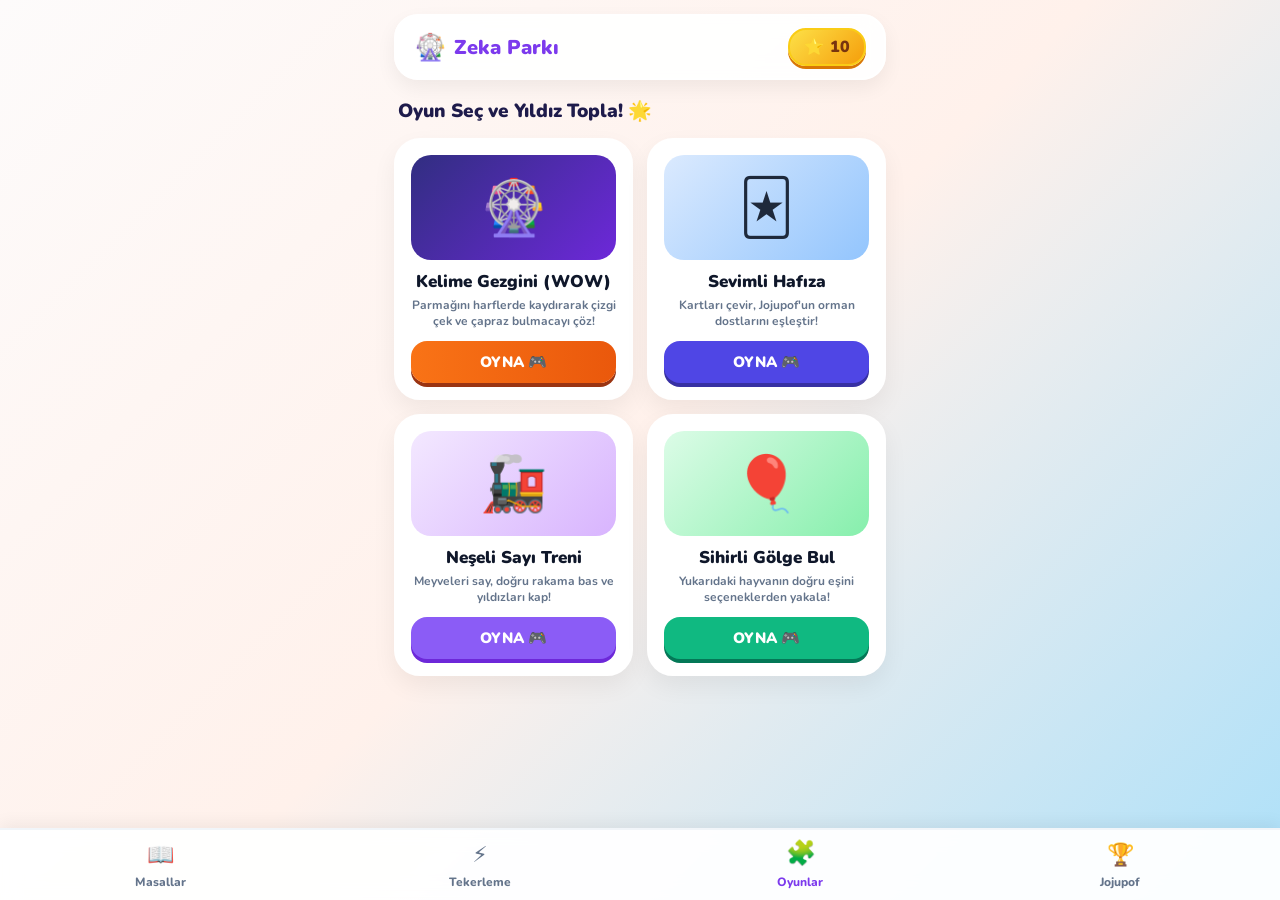
<file: oyunlar.html>
<!DOCTYPE html>
<html lang="tr">
<head>
  <meta charset="UTF-8">
  <meta name="viewport" content="width=device-width, initial-scale=1.0, maximum-scale=1.0, user-scalable=no">
  <title>Zeka Parkı | Masal &amp; Zeka</title>
  <link rel="manifest" href="manifest.json">
  <link rel="stylesheet" href="style.css">
  <style>
    * { box-sizing: border-box; -webkit-tap-highlight-color: transparent; }
    body {
      font-family: 'Nunito', 'Segoe UI', system-ui, sans-serif;
      background: linear-gradient(135deg, #fdfbfb 0%, #fff1eb 50%, #ace0f9 100%);
      background-attachment: fixed;
      margin: 0;
      padding: 0 0 95px 0;
      color: #1e293b;
    }
    .container { max-width: 520px; margin: 0 auto; padding: 14px; }

    /* Üst Bar */
    .app-top-bar {
      display: flex;
      justify-content: space-between;
      align-items: center;
      background: rgba(255, 255, 255, 0.92);
      backdrop-filter: blur(10px);
      padding: 12px 18px;
      border-radius: 24px;
      box-shadow: 0 8px 20px rgba(0,0,0,0.06);
      margin-bottom: 18px;
      border: 2px solid #ffffff;
    }
    .app-brand {
      display: flex;
      align-items: center;
      gap: 8px;
      text-decoration: none;
      font-size: 20px;
      font-weight: 900;
      color: #7c3aed;
    }
    .star-counter-badge {
      background: linear-gradient(135deg, #fde047, #f59e0b);
      color: #78350f;
      font-weight: 900;
      padding: 6px 14px;
      border-radius: 18px;
      display: flex;
      align-items: center;
      gap: 6px;
      font-size: 16px;
      box-shadow: 0 3px 0 #d97706;
    }

    /* Oyun Seçim Kartları */
    .game-grid {
      display: grid;
      grid-template-columns: repeat(2, 1fr);
      gap: 14px;
    }
    @media(max-width: 390px) { .game-grid { grid-template-columns: 1fr; } }
    .game-card {
      background: #ffffff;
      border-radius: 26px;
      padding: 14px;
      text-align: center;
      box-shadow: 0 10px 24px rgba(0,0,0,0.06);
      border: 3px solid #ffffff;
      display: flex;
      flex-direction: column;
      justify-content: space-between;
      transition: transform 0.2s;
    }
    .game-card:active { transform: scale(0.97); }
    .game-banner {
      height: 105px;
      border-radius: 20px;
      display: flex;
      align-items: center;
      justify-content: center;
      font-size: 54px;
      margin-bottom: 10px;
    }
    .game-title { font-size: 17px; font-weight: 900; color: #0f172a; margin-bottom: 4px; }
    .game-desc { font-size: 12px; color: #64748b; font-weight: 700; margin-bottom: 12px; }
    .play-btn {
      width: 100%;
      padding: 11px;
      border-radius: 16px;
      border: none;
      color: #fff;
      font-weight: 900;
      font-size: 15px;
      cursor: pointer;
      font-family: inherit;
    }

    .back-btn {
      background: #ffffff;
      color: #334155;
      border: none;
      padding: 10px 16px;
      border-radius: 16px;
      font-weight: 900;
      font-family: inherit;
      cursor: pointer;
      margin-bottom: 12px;
      display: inline-flex;
      align-items: center;
      gap: 6px;
      box-shadow: 0 4px 10px rgba(0,0,0,0.06);
    }

    /* ==========================================
       GERÇEK WOW (WORDS OF WONDERS) TASARIMI
       ========================================== */
    .wow-arena {
      background: linear-gradient(180deg, #1e1b4b 0%, #312e81 55%, #4c1d95 100%);
      border-radius: 30px;
      padding: 16px 12px 22px 12px;
      color: #ffffff;
      text-align: center;
      box-shadow: 0 14px 32px rgba(49, 46, 129, 0.35);
      border: 4px solid #818cf8;
      position: relative;
      overflow: hidden;
    }
    .wow-top-bar {
      display: flex;
      justify-content: space-between;
      align-items: center;
      margin-bottom: 12px;
      padding: 0 6px;
    }
    .wow-level-badge {
      background: linear-gradient(90deg, #f59e0b, #ea580c);
      padding: 5px 14px;
      border-radius: 16px;
      font-weight: 900;
      font-size: 14px;
      box-shadow: 0 3px 0 #9a3412;
    }
    .wow-hint-btn {
      background: #10b981;
      color: #fff;
      border: none;
      padding: 6px 12px;
      border-radius: 14px;
      font-weight: 900;
      font-size: 13px;
      cursor: pointer;
      box-shadow: 0 3px 0 #047857;
    }

    /* Çapraz Bulmaca Izgarası */
    .crossword-board {
      display: inline-grid;
      gap: 5px;
      padding: 12px;
      background: rgba(255, 255, 255, 0.1);
      border-radius: 22px;
      margin-bottom: 14px;
    }
    .cw-cell {
      width: 38px;
      height: 38px;
      border-radius: 10px;
      display: flex;
      align-items: center;
      justify-content: center;
      font-size: 20px;
      font-weight: 900;
      transition: all 0.3s cubic-bezier(0.34, 1.56, 0.64, 1);
    }
    .cw-cell.empty {
      background: transparent;
    }
    .cw-cell.slot {
      background: rgba(255, 255, 255, 0.9);
      border: 2px solid #cbd5e1;
      color: transparent;
      box-shadow: 0 3px 0 rgba(0,0,0,0.2);
    }
    .cw-cell.slot.revealed {
      background: #fef08a;
      border-color: #eab308;
      color: #713f12;
      transform: scale(1.06);
    }

    /* Anlık Seçilen Kelime Balonu */
    .wow-preview-pill {
      min-height: 38px;
      display: inline-flex;
      align-items: center;
      justify-content: center;
      background: #f97316;
      color: #ffffff;
      padding: 4px 18px;
      border-radius: 20px;
      font-size: 20px;
      font-weight: 900;
      letter-spacing: 3px;
      margin-bottom: 12px;
      opacity: 0;
      transition: opacity 0.15s;
      box-shadow: 0 4px 10px rgba(0,0,0,0.25);
    }
    .wow-preview-pill.active { opacity: 1; }

    /* Yuvarlak Çark ve Çizgi Alanı */
    .wheel-wrapper {
      position: relative;
      width: 230px;
      height: 230px;
      margin: 0 auto;
      border-radius: 50%;
      background: rgba(255, 255, 255, 0.14);
      border: 3px solid rgba(255, 255, 255, 0.28);
      touch-action: none; /* Kaydırmayı engelle, parmak çizimini yakala */
      user-select: none;
    }
    .wheel-svg-lines {
      position: absolute;
      top: 0;
      left: 0;
      width: 230px;
      height: 230px;
      pointer-events: none;
      z-index: 2;
    }
    .wheel-letter-node {
      position: absolute;
      width: 54px;
      height: 54px;
      margin-left: -27px;
      margin-top: -27px;
      border-radius: 50%;
      background: #ffffff;
      color: #312e81;
      font-size: 24px;
      font-weight: 900;
      display: flex;
      align-items: center;
      justify-content: center;
      box-shadow: 0 5px 0 #94a3b8;
      z-index: 3;
      transition: transform 0.15s, background 0.15s;
      cursor: pointer;
    }
    .wheel-letter-node.selected {
      background: #f97316;
      color: #ffffff;
      box-shadow: 0 4px 0 #c2410c;
      transform: scale(1.15);
    }
    .wheel-shuffle-btn {
      position: absolute;
      top: 50%;
      left: 50%;
      transform: translate(-50%, -50%);
      width: 44px;
      height: 44px;
      border-radius: 50%;
      border: none;
      background: rgba(255,255,255,0.2);
      color: #fff;
      font-size: 20px;
      cursor: pointer;
      z-index: 4;
    }

    /* Diğer Oyun Kutusu */
    .classic-game-box {
      background: #ffffff;
      border-radius: 28px;
      padding: 20px 16px;
      text-align: center;
      box-shadow: 0 10px 24px rgba(0,0,0,0.06);
    }
    .memory-grid {
      display: grid;
      grid-template-columns: repeat(4, 1fr);
      gap: 10px;
      max-width: 320px;
      margin: 14px auto;
    }
    .memory-card {
      aspect-ratio: 1;
      background: linear-gradient(135deg, #6366f1, #4f46e5);
      border-radius: 16px;
      display: flex;
      align-items: center;
      justify-content: center;
      font-size: 30px;
      cursor: pointer;
      box-shadow: 0 4px 0 #3730a3;
      color: #fff;
    }
    .memory-card.flipped {
      background: #ffffff;
      border: 3px solid #818cf8;
    }

    .math-stage {
      font-size: 40px;
      background: #f8fafc;
      border: 3px solid #e2e8f0;
      border-radius: 20px;
      padding: 20px;
      margin: 14px 0;
      min-height: 85px;
      display: flex;
      flex-wrap: wrap;
      gap: 10px;
      justify-content: center;
    }
    .math-options { display: flex; gap: 12px; justify-content: center; }
    .math-btn {
      width: 68px;
      height: 68px;
      border-radius: 20px;
      border: none;
      background: #8b5cf6;
      color: #fff;
      font-size: 28px;
      font-weight: 900;
      box-shadow: 0 5px 0 #6d28d9;
      cursor: pointer;
    }

    /* Alt Menü */
    .bottom-nav {
      position: fixed;
      bottom: 0; left: 0; right: 0;
      background: rgba(255,255,255,0.95);
      backdrop-filter: blur(10px);
      display: flex;
      justify-content: space-around;
      padding: 10px 0;
      box-shadow: 0 -4px 16px rgba(0,0,0,0.06);
      border-top: 2px solid #f1f5f9;
      z-index: 100;
    }
    .nav-item {
      text-decoration: none;
      color: #64748b;
      font-size: 12px;
      font-weight: 800;
      display: flex;
      flex-direction: column;
      align-items: center;
      gap: 2px;
    }
    .nav-item.active { color: #7c3aed; }
    .nav-icon { font-size: 22px; }
  </style>
</head>
<body>

  <div class="container">
    <header class="app-top-bar">
      <a href="index.html" class="app-brand">
        <span style="font-size:26px;">🎡</span>
        <span>Zeka Parkı</span>
      </a>
      <div class="star-counter-badge">
        <span>⭐</span>
        <span id="user-stars-count">0</span>
      </div>
    </header>

    <!-- ANA OYUN SEÇİM EKRANI -->
    <div id="oyunlar-ana-ekran">
      <h3 style="margin: 0 0 14px 4px; font-weight: 900; color: #1e1b4b; font-size: 19px;">Oyun Seç ve Yıldız Topla! 🌟</h3>
      
      <div class="game-grid">
        <!-- 1. Gerçek WOW Oyunu -->
        <div class="game-card">
          <div>
            <div class="game-banner" style="background: linear-gradient(135deg, #312e81, #6d28d9); color:#fff;">🎡</div>
            <div class="game-title">Kelime Gezgini (WOW)</div>
            <div class="game-desc">Parmağını harflerde kaydırarak çizgi çek ve çapraz bulmacayı çöz!</div>
          </div>
          <button class="play-btn" style="background:linear-gradient(90deg,#f97316,#ea580c);box-shadow:0 4px 0 #9a3412;" onclick="oyunAc('wow')">OYNA 🎮</button>
        </div>

        <!-- 2. Gölge / Eşini Bul Hafıza -->
        <div class="game-card">
          <div>
            <div class="game-banner" style="background: linear-gradient(135deg, #dbeafe, #93c5fd);">🃏</div>
            <div class="game-title">Sevimli Hafıza</div>
            <div class="game-desc">Kartları çevir, Jojupof'un orman dostlarını eşleştir!</div>
          </div>
          <button class="play-btn" style="background:#4f46e5;box-shadow:0 4px 0 #3730a3;" onclick="oyunAc('hafiza')">OYNA 🎮</button>
        </div>

        <!-- 3. Sayı Treni -->
        <div class="game-card">
          <div>
            <div class="game-banner" style="background: linear-gradient(135deg, #f3e8ff, #d8b4fe);">🚂</div>
            <div class="game-title">Neşeli Sayı Treni</div>
            <div class="game-desc">Meyveleri say, doğru rakama bas ve yıldızları kap!</div>
          </div>
          <button class="play-btn" style="background:#8b5cf6;box-shadow:0 4px 0 #6d28d9;" onclick="oyunAc('matematik')">OYNA 🎮</button>
        </div>

        <!-- 4. Hızlı Balon Patlatma / Harf Avı -->
        <div class="game-card">
          <div>
            <div class="game-banner" style="background: linear-gradient(135deg, #dcfce7, #86efac);">🎈</div>
            <div class="game-title">Sihirli Gölge Bul</div>
            <div class="game-desc">Yukarıdaki hayvanın doğru eşini seçeneklerden yakala!</div>
          </div>
          <button class="play-btn" style="background:#10b981;box-shadow:0 4px 0 #047857;" onclick="oyunAc('golge')">OYNA 🎮</button>
        </div>
      </div>
    </div>

    <!-- ==========================================
         OYUN 1: GERÇEK WOW (ÇARK + ÇİZGİ + ÇAPRAZ BULMACA)
         ========================================== -->
    <section id="room-wow" style="display:none;">
      <button class="back-btn" onclick="oyunaDon()">⬅️ Oyunlara Dön</button>
      
      <div class="wow-arena">
        <div class="wow-top-bar">
          <div class="wow-level-badge" id="wow-level-title">Seviye 1</div>
          <button class="wow-hint-btn" onclick="wowIpucuVer()">💡 İpucu (1 ⭐)</button>
        </div>

        <!-- Çapraz Bulmaca Tablosu -->
        <div class="crossword-board" id="cw-board"></div>

        <!-- Parmağı Sürüklerken Yazılan Kelime -->
        <div>
          <div class="wow-preview-pill" id="wow-preview">...</div>
        </div>

        <!-- Yuvarlak Harf Çarkı (Parmağını Sürükle) -->
        <div class="wheel-wrapper" id="wheel-area">
          <svg class="wheel-svg-lines" id="wheel-svg">
            <polyline id="drag-line" points="" fill="none" stroke="#f97316" stroke-width="10" stroke-linecap="round" stroke-linejoin="round" />
          </svg>
          <button class="wheel-shuffle-btn" onclick="carkiKaristir()" title="Karıştır">🔀</button>
          <div id="wheel-nodes-container"></div>
        </div>
        <div style="font-size:12px; color:#cbd5e1; margin-top:10px; font-weight:700;">
          Parmağını harflerin üzerinde basılı tutup kaydırarak kelimeyi çiz! ✨
        </div>
      </div>
    </section>

    <!-- OYUN 2: HAFIZA KARTLARI -->
    <section id="room-hafiza" style="display:none;">
      <button class="back-btn" onclick="oyunaDon()">⬅️ Oyunlara Dön</button>
      <div class="classic-game-box">
        <h3 style="margin:0 0 6px 0;">Sevimli Hafıza 🃏</h3>
        <p style="margin:0; font-size:13px; color:#64748b; font-weight:700;">Aynı olan iki hayvanı bul ve +3 ⭐ kazan!</p>
        <div class="memory-grid" id="memory-grid"></div>
        <button class="back-btn" onclick="hafizaBaslat()">🔄 Yeniden Dağıt</button>
      </div>
    </section>

    <!-- OYUN 3: SAYI TRENİ -->
    <section id="room-matematik" style="display:none;">
      <button class="back-btn" onclick="oyunaDon()">⬅️ Oyunlara Dön</button>
      <div class="classic-game-box">
        <div class="wow-level-badge" style="display:inline-block; color:#fff; margin-bottom:8px;" id="math-score-pill">Soru 1 / 5</div>
        <p style="margin:0; font-size:14px; font-weight:800; color:#475569;">Kutuda kaç tane meyve var? Say ve dokun!</p>
        <div class="math-stage" id="math-stage"></div>
        <div class="math-options" id="math-options"></div>
      </div>
    </section>

    <!-- OYUN 4: SİHİRLİ EŞİNİ BUL -->
    <section id="room-golge" style="display:none;">
      <button class="back-btn" onclick="oyunaDon()">⬅️ Oyunlara Dön</button>
      <div class="classic-game-box">
        <h3 style="margin:0 0 8px 0;">Hızlı Dikkat Avcısı 🎈</h3>
        <p style="margin:0 0 12px 0; font-size:14px; font-weight:700; color:#475569;">Yukarıdaki sevimli dostumuzun aynısını aşağıdan bul!</p>
        <div id="golge-hedef" style="font-size:74px; margin:16px 0; filter: brightness(0.15) contrast(200%);">🐼</div>
        <div class="math-options" id="golge-siklar"></div>
      </div>
    </section>

  </div>

  <!-- Alt Menü -->
  <nav class="bottom-nav">
    <a href="index.html" class="nav-item">
      <span class="nav-icon">📖</span>
      <span>Masallar</span>
    </a>
    <a href="tekerlemeler.html" class="nav-item">
      <span class="nav-icon">⚡</span>
      <span>Tekerleme</span>
    </a>
    <a href="oyunlar.html" class="nav-item active">
      <span class="nav-icon">🧩</span>
      <span>Oyunlar</span>
    </a>
    <a href="rozetler.html" class="nav-item">
      <span class="nav-icon">🏆</span>
      <span>Jojupof</span>
    </a>
  </nav>

  <script src="app.js"></script>
  <script>
    /* EKRAN GEÇİŞLERİ */
    function oyunAc(tur) {
      document.getElementById('oyunlar-ana-ekran').style.display = 'none';
      ['wow', 'hafiza', 'matematik', 'golge'].forEach(id => {
        document.getElementById('room-' + id).style.display = (tur === id) ? 'block' : 'none';
      });
      window.scrollTo(0, 0);

      if (tur === 'wow') wowSeviyeYukle(aktifWowIndex);
      if (tur === 'hafiza') hafizaBaslat();
      if (tur === 'matematik') matematikBaslat();
      if (tur === 'golge') golgeYeniSoru();
    }

    function oyunaDon() {
      ['wow', 'hafiza', 'matematik', 'golge'].forEach(id => {
        document.getElementById('room-' + id).style.display = 'none';
      });
      document.getElementById('oyunlar-ana-ekran').style.display = 'block';
      window.scrollTo(0, 0);
    }

    /* =======================================================
       GERÇEK WOW (WORDS OF WONDERS) ÇAPRAZ BULMACA VE ÇARK
       ======================================================= */
    const wowBolumler = [
      {
        seviye: 1,
        cols: 4, rows: 3,
        harfler: ["K", "E", "D", "İ"],
        // Kelimeler ve koordinatları (x: sütun, y: satır, dir: H=Yatay, V=Dikey)
        kelimeler: [
          { word: "KEDİ", x: 0, y: 0, dir: "H" },
          { word: "DİK",  x: 2, y: 0, dir: "V" },
          { word: "EKİ",  x: 1, y: 2, dir: "H" }
        ]
      },
      {
        seviye: 2,
        cols: 5, rows: 4,
        harfler: ["M", "A", "S", "A", "L"],
        kelimeler: [
          { word: "MASAL", x: 0, y: 0, dir: "H" },
          { word: "MASA",  x: 0, y: 0, dir: "V" },
          { word: "ASMA",  x: 1, y: 0, dir: "V" },
          { word: "SALA",  x: 2, y: 0, dir: "V" }
        ]
      },
      {
        seviye: 3,
        cols: 5, rows: 4,
        harfler: ["K", "İ", "T", "A", "P"],
        kelimeler: [
          { word: "KİTAP", x: 0, y: 1, dir: "H" },
          { word: "PATİK", x: 4, y: 0, dir: "V" }, // 4 satır sığdırma: KİTAP + KİP + KAT
          { word: "KAT",   x: 0, y: 1, dir: "V" },
          { word: "TAKİ",  x: 0, y: 3, dir: "H" }
        ]
      },
      {
        seviye: 4,
        cols: 5, rows: 4,
        harfler: ["P", "A", "N", "D", "A"],
        kelimeler: [
          { word: "PANDA", x: 0, y: 0, dir: "H" },
          { word: "DANA",  x: 3, y: 0, dir: "V" },
          { word: "ADA",   x: 1, y: 0, dir: "V" },
          { word: "ANA",   x: 1, y: 2, dir: "H" }
        ]
      },
      {
        seviye: 5,
        cols: 5, rows: 4,
        harfler: ["A", "S", "L", "A", "N"],
        kelimeler: [
          { word: "ASLAN", x: 0, y: 0, dir: "H" },
          { word: "SANA",  x: 1, y: 0, dir: "V" },
          { word: "ALAN",  x: 0, y: 3, dir: "H" },
          { word: "SAL",   x: 1, y: 0, dir: "H" }
        ]
      }
    ];

    // 3. Seviye düzeltmesi (4 satıra tam oturan KİTAP bulmacası)
    wowBolumler[2] = {
      seviye: 3,
      cols: 5, rows: 4,
      harfler: ["K", "İ", "T", "A", "P"],
      kelimeler: [
        { word: "KİTAP", x: 0, y: 0, dir: "H" },
        { word: "KATİ",  x: 0, y: 0, dir: "V" },
        { word: "PATİ",  x: 4, y: 0, dir: "V" },
        { word: "İKİ",   x: 0, y: 3, dir: "H" }
      ]
    };

    let aktifWowIndex = 0;
    let aktifHarfListesi = [];
    let cozulmusKelimeler = [];
    let carkDugumleri = []; // { el, harf, x, y, index }
    let secilenDugumler = [];
    let cizimAktifMi = false;
    let parmakKonumu = { x: 0, y: 0 };

    function wowSeviyeYukle(idx) {
      aktifWowIndex = idx % wowBolumler.length;
      const bolum = wowBolumler[aktifWowIndex];
      aktifHarfListesi = [...bolum.harfler];
      cozulmusKelimeler = [];
      secilenDugumler = [];

      document.getElementById('wow-level-title').innerText = `Seviye ${bolum.seviye}`;
      
      // 1. Çapraz Bulmaca Tablosunu Çiz
      const board = document.getElementById('cw-board');
      board.style.gridTemplateColumns = `repeat(${bolum.cols}, 38px)`;
      board.innerHTML = '';

      // Önce boş matris hazırla
      const matris = Array.from({ length: bolum.rows }, () => Array(bolum.cols).fill(null));
      bolum.kelimeler.forEach(k => {
        for (let i = 0; i < k.word.length; i++) {
          const r = k.dir === 'V' ? k.y + i : k.y;
          const c = k.dir === 'H' ? k.x + i : k.x;
          if (r < bolum.rows && c < bolum.cols) {
            matris[r][c] = k.word[i];
          }
        }
      });

      for (let r = 0; r < bolum.rows; r++) {
        for (let c = 0; c < bolum.cols; c++) {
          const cell = document.createElement('div');
          cell.id = `cw-${r}-${c}`;
          if (matris[r][c]) {
            cell.className = 'cw-cell slot';
            cell.dataset.letter = matris[r][c];
            cell.innerText = matris[r][c];
          } else {
            cell.className = 'cw-cell empty';
          }
          board.appendChild(cell);
        }
      }

      // 2. Harf Çarkını Dairesel Çiz
      carkiCiz();
    }

    function carkiCiz() {
      const container = document.getElementById('wheel-nodes-container');
      container.innerHTML = '';
      carkDugumleri = [];

      const adet = aktifHarfListesi.length;
      const merkezX = 115;
      const merkezY = 115;
      const yaricap = 78;

      aktifHarfListesi.forEach((harf, i) => {
        const aci = (i * (2 * Math.PI / adet)) - (Math.PI / 2);
        const x = merkezX + yaricap * Math.cos(aci);
        const y = merkezY + yaricap * Math.sin(aci);

        const node = document.createElement('div');
        node.className = 'wheel-letter-node';
        node.style.left = x + 'px';
        node.style.top = y + 'px';
        node.innerText = harf;
        node.dataset.index = i;

        container.appendChild(node);
        carkDugumleri.push({ el: node, harf, x, y, index: i });
      });
    }

    function carkiKaristir() {
      aktifHarfListesi.sort(() => Math.random() - 0.5);
      carkiCiz();
    }

    /* PARMAK SÜRÜKLEME VE ÇİZGİ ÇİZME SİSTEMİ */
    const wheelArea = document.getElementById('wheel-area');
    const dragLine = document.getElementById('drag-line');
    const previewPill = document.getElementById('wow-preview');

    function koordinatAl(e) {
      const rect = wheelArea.getBoundingClientRect();
      const clientX = e.touches ? e.touches[0].clientX : e.clientX;
      const clientY = e.touches ? e.touches[0].clientY : e.clientY;
      return { x: clientX - rect.left, y: clientY - rect.top };
    }

    function yakinDugumBul(pos) {
      for (const d of carkDugumleri) {
        const mesafe = Math.hypot(pos.x - d.x, pos.y - d.y);
        if (mesafe < 30) return d;
      }
      return null;
    }

    function cizgiyiGuncelle() {
      const noktalar = secilenDugumler.map(d => `${d.x},${d.y}`);
      if (cizimAktifMi && secilenDugumler.length > 0) {
        noktalar.push(`${parmakKonumu.x},${parmakKonumu.y}`);
      }
      dragLine.setAttribute('points', noktalar.join(' '));

      const kelime = secilenDugumler.map(d => d.harf).join('');
      if (kelime.length > 0) {
        previewPill.innerText = kelime;
        previewPill.classList.add('active');
      } else {
        previewPill.classList.remove('active');
      }
    }

    function baslatCizim(e) {
      const pos = koordinatAl(e);
      const dugum = yakinDugumBul(pos);
      if (dugum) {
        e.preventDefault();
        cizimAktifMi = true;
        secilenDugumler = [dugum];
        dugum.el.classList.add('selected');
        parmakKonumu = pos;
        cizgiyiGuncelle();
      }
    }

    function surukleCizim(e) {
      if (!cizimAktifMi) return;
      e.preventDefault();
      parmakKonumu = koordinatAl(e);
      const dugum = yakinDugumBul(parmakKonumu);
      if (dugum && !secilenDugumler.includes(dugum)) {
        secilenDugumler.push(dugum);
        dugum.el.classList.add('selected');
      }
      cizgiyiGuncelle();
    }

    function bitirCizim() {
      if (!cizimAktifMi) return;
      cizimAktifMi = false;
      const olusanKelime = secilenDugumler.map(d => d.harf).join('');
      
      // Seçimleri sıfırla
      secilenDugumler.forEach(d => d.el.classList.remove('selected'));
      secilenDugumler = [];
      dragLine.setAttribute('points', '');
      previewPill.classList.remove('active');

      if (olusanKelime.length >= 2) {
        wowKelimeKontrol(olusanKelime);
      }
    }

    wheelArea.addEventListener('mousedown', baslatCizim);
    window.addEventListener('mousemove', surukleCizim);
    window.addEventListener('mouseup', bitirCizim);

    wheelArea.addEventListener('touchstart', baslatCizim, { passive: false });
    window.addEventListener('touchmove', surukleCizim, { passive: false });
    window.addEventListener('touchend', bitirCizim);

    function wowKelimeKontrol(kelime) {
      const bolum = wowBolumler[aktifWowIndex];
      const hedef = bolum.kelimeler.find(k => k.word === kelime);

      if (hedef && !cozulmusKelimeler.includes(kelime)) {
        cozulmusKelimeler.push(kelime);
        kelimeyiTablodaAc(hedef);
        seviyeBittiMiKontrol();
      }
    }

    function kelimeyiTablodaAc(hedef) {
      for (let i = 0; i < hedef.word.length; i++) {
        const r = hedef.dir === 'V' ? hedef.y + i : hedef.y;
        const c = hedef.dir === 'H' ? hedef.x + i : hedef.x;
        const cell = document.getElementById(`cw-${r}-${c}`);
        if (cell) cell.classList.add('revealed');
      }
    }

    function wowIpucuVer() {
      const kapaliHucreler = [...document.querySelectorAll('.cw-cell.slot:not(.revealed)')];
      if (kapaliHucreler.length === 0) return;

      if (!yildizHarca(1)) {
        alert('İpucu için 1 ⭐ gerekiyor!');
        return;
      }
      const rastgele = kapaliHucreler[Math.floor(Math.random() * kapaliHucreler.length)];
      rastgele.classList.add('revealed');
      seviyeBittiMiKontrol();
    }

    function seviyeBittiMiKontrol() {
      const kalan = document.querySelectorAll('.cw-cell.slot:not(.revealed)').length;
      if (kalan === 0) {
        yildizEkle(4);
        setTimeout(() => {
          alert('🎉 Muhteşem! Çapraz bulmacayı çözdün ve +4 Yıldız kazandın! ⭐⭐⭐⭐');
          wowSeviyeYukle(aktifWowIndex + 1);
        }, 350);
      }
    }

    /* =======================================================
       2. HAFIZA OYUNU
       ======================================================= */
    const emojiler = ['🐼', '🦁', '🐸', '🐨', '🦊', '🐰'];
    let acikKartlar = [];
    let eslesenSayisi = 0;
    let kilit = false;

    function hafizaBaslat() {
      const grid = document.getElementById('memory-grid');
      grid.innerHTML = '';
      eslesenSayisi = 0;
      const deste = [...emojiler, ...emojiler].sort(() => Math.random() - 0.5);

      deste.forEach(emo => {
        const c = document.createElement('div');
        c.className = 'memory-card';
        c.dataset.icon = emo;
        c.innerText = '❓';
        c.onclick = () => {
          if (kilit || c.classList.contains('flipped')) return;
          c.classList.add('flipped');
          c.innerText = c.dataset.icon;
          acikKartlar.push(c);

          if (acikKartlar.length === 2) {
            kilit = true;
            if (acikKartlar[0].dataset.icon === acikKartlar[1].dataset.icon) {
              eslesenSayisi++;
              acikKartlar = [];
              kilit = false;
              if (eslesenSayisi === emojiler.length) {
                yildizEkle(3);
                setTimeout(() => alert('🎉 Süper Hafıza! +3 Yıldız kazandın! ⭐⭐⭐'), 300);
              }
            } else {
              setTimeout(() => {
                acikKartlar.forEach(item => {
                  item.classList.remove('flipped');
                  item.innerText = '❓';
                });
                acikKartlar = [];
                kilit = false;
              }, 700);
            }
          }
        };
        grid.appendChild(c);
      });
      acikKartlar = [];
      kilit = false;
    }

    /* =======================================================
       3. SAYI TRENİ
       ======================================================= */
    const meyveler = ['🍎', '🍌', '🍓', '🍊', '🍉', '🍐'];
    let mathSoruNo = 1;
    let dogruCevap = 0;

    function matematikBaslat() {
      mathSoruNo = 1;
      yeniMatematikSorusu();
    }

    function yeniMatematikSorusu() {
      document.getElementById('math-score-pill').innerText = `Soru ${mathSoruNo} / 5`;
      dogruCevap = Math.floor(Math.random() * 7) + 2;
      const meyve = meyveler[Math.floor(Math.random() * meyveler.length)];

      const stage = document.getElementById('math-stage');
      stage.innerHTML = '';
      for (let i = 0; i < dogruCevap; i++) {
        const s = document.createElement('span');
        s.innerText = meyve;
        stage.appendChild(s);
      }

      let siklar = [dogruCevap];
      while (siklar.length < 3) {
        let r = Math.floor(Math.random() * 9) + 1;
        if (!siklar.includes(r)) siklar.push(r);
      }
      siklar.sort(() => Math.random() - 0.5);

      const opts = document.getElementById('math-options');
      opts.innerHTML = '';
      siklar.forEach(s => {
        const btn = document.createElement('button');
        btn.className = 'math-btn';
        btn.innerText = s;
        btn.onclick = () => {
          if (s === dogruCevap) {
            if (mathSoruNo < 5) {
              mathSoruNo++;
              yeniMatematikSorusu();
            } else {
              yildizEkle(3);
              alert('🚂 Tebrikler! 5 soruyu da bildin ve +3 Yıldız kazandın! ⭐⭐⭐');
              matematikBaslat();
            }
          } else {
            btn.style.background = '#ef4444';
            setTimeout(() => btn.style.background = '#8b5cf6', 400);
          }
        };
        opts.appendChild(btn);
      });
    }

    /* =======================================================
       4. SİHİRLİ GÖLGE BUL
       ======================================================= */
    const hayvanlar = ['🐼', '🦁', '🐘', '🦒', '🦘', '🦉', '🐢', '🐙'];
    function golgeYeniSoru() {
      const hedef = hayvanlar[Math.floor(Math.random() * hayvanlar.length)];
      document.getElementById('golge-hedef').innerText = hedef;

      let siklar = [hedef];
      while (siklar.length < 3) {
        let r = hayvanlar[Math.floor(Math.random() * hayvanlar.length)];
        if (!siklar.includes(r)) siklar.push(r);
      }
      siklar.sort(() => Math.random() - 0.5);

      const div = document.getElementById('golge-siklar');
      div.innerHTML = '';
      siklar.forEach(s => {
        const btn = document.createElement('button');
        btn.className = 'math-btn';
        btn.style.background = '#10b981';
        btn.style.boxShadow = '0 5px 0 #047857';
        btn.innerText = s;
        btn.onclick = () => {
          if (s === hedef) {
            yildizEkle(2);
            alert('🎉 Doğru Gölge! +2 Yıldız kazandın! ⭐⭐');
            golgeYeniSoru();
          } else {
            btn.style.background = '#ef4444';
          }
        };
        div.appendChild(btn);
      });
    }
  </script>
</body>
</html>
</file>
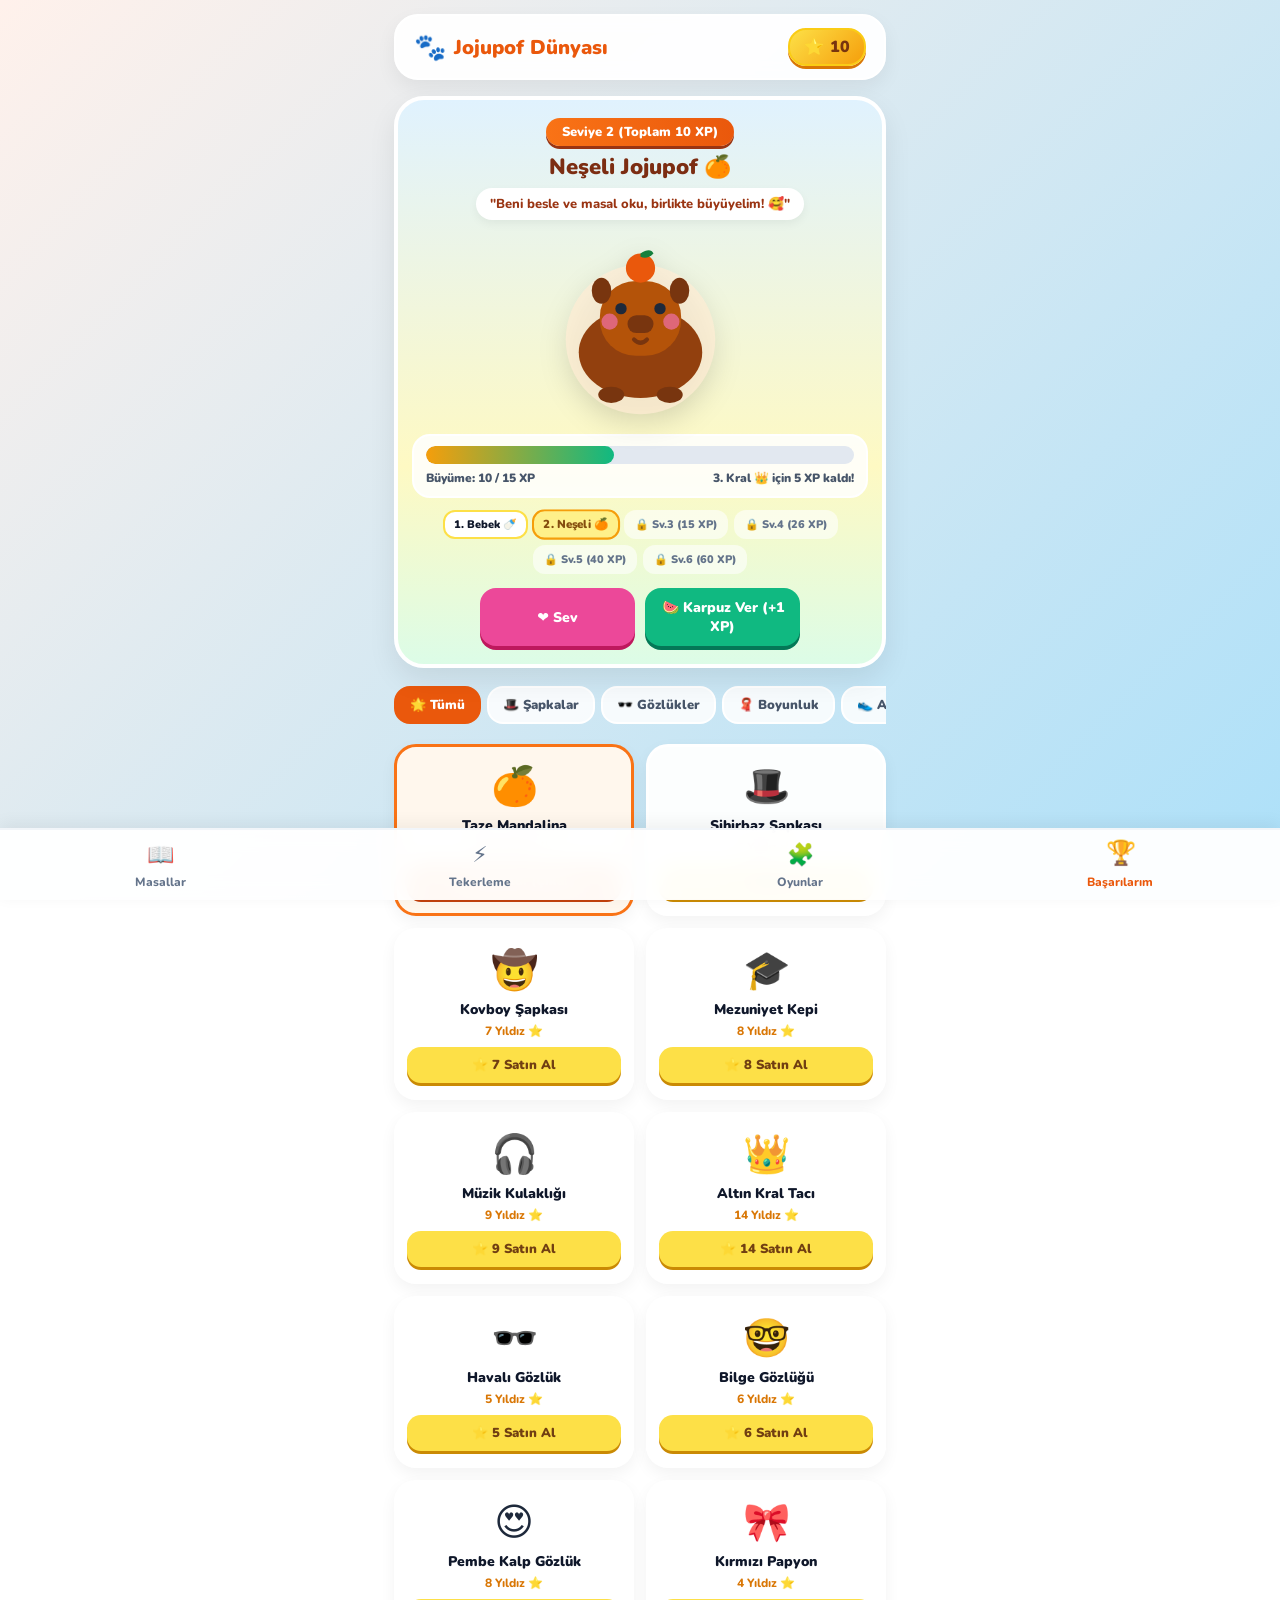
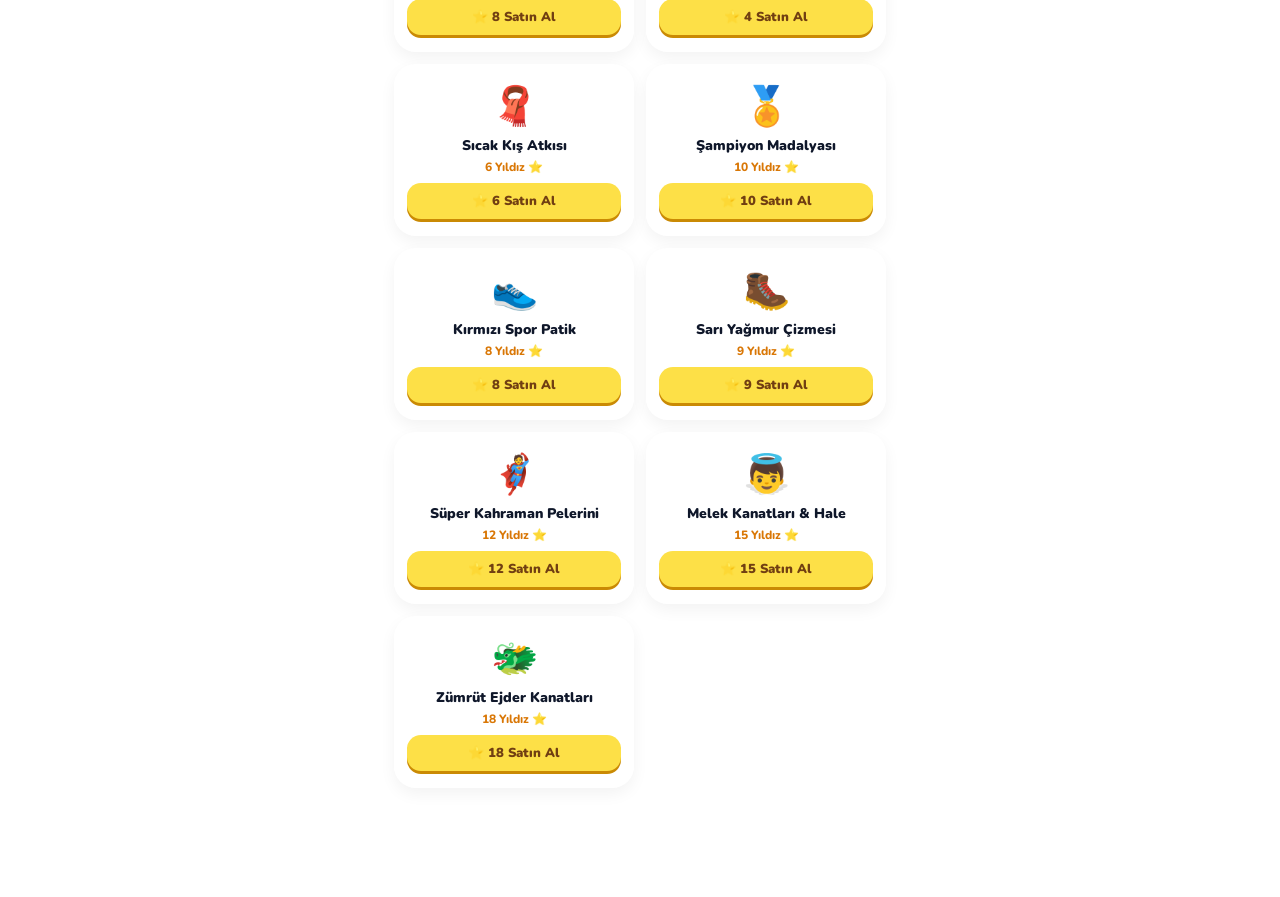
<file: rozetler.html>
<!DOCTYPE html>
<html lang="tr">
<head>
  <meta charset="UTF-8">
  <meta name="viewport" content="width=device-width, initial-scale=1.0, maximum-scale=1.0, user-scalable=no">
  <title>Jojupof Evrim &amp; Gardırop | Masal &amp; Zeka</title>
  <link rel="manifest" href="manifest.json">
  <link rel="stylesheet" href="style.css">
  <style>
    * { box-sizing: border-box; -webkit-tap-highlight-color: transparent; }
    body {
      font-family: 'Nunito', 'Segoe UI', system-ui, sans-serif;
      background: linear-gradient(135deg, #fff1eb 0%, #ace0f9 100%);
      background-attachment: fixed;
      margin: 0;
      padding: 0 0 95px 0;
      color: #1e293b;
    }
    .container { max-width: 520px; margin: 0 auto; padding: 14px; }

    /* Üst Bar */
    .app-top-bar {
      display: flex;
      justify-content: space-between;
      align-items: center;
      background: rgba(255, 255, 255, 0.94);
      padding: 12px 18px;
      border-radius: 24px;
      box-shadow: 0 8px 20px rgba(0,0,0,0.06);
      margin-bottom: 16px;
      border: 2px solid #ffffff;
    }
    .app-brand {
      display: flex;
      align-items: center;
      gap: 8px;
      text-decoration: none;
      font-size: 20px;
      font-weight: 900;
      color: #ea580c;
    }
    .star-counter-badge {
      background: linear-gradient(135deg, #fde047, #f59e0b);
      color: #78350f;
      font-weight: 900;
      padding: 6px 14px;
      border-radius: 18px;
      display: flex;
      align-items: center;
      gap: 6px;
      font-size: 16px;
      box-shadow: 0 3px 0 #d97706;
    }

    /* JOJUPOF EVRİM VE SAHNE KARTI */
    .pet-room-card {
      background: linear-gradient(180deg, #e0f2fe 0%, #fef9c3 65%, #dcfce7 100%);
      border-radius: 30px;
      padding: 18px 14px;
      text-align: center;
      box-shadow: 0 12px 28px rgba(0,0,0,0.08);
      border: 4px solid #ffffff;
      margin-bottom: 18px;
      position: relative;
    }
    .level-header-pill {
      display: inline-block;
      background: linear-gradient(90deg, #f97316, #ea580c);
      color: #fff;
      font-weight: 900;
      font-size: 13px;
      padding: 5px 16px;
      border-radius: 16px;
      box-shadow: 0 3px 0 #9a3412;
      margin-bottom: 6px;
    }
    .pet-stage-title {
      font-size: 22px;
      font-weight: 900;
      color: #7c2d12;
      margin: 0 0 6px 0;
    }
    .pet-speech {
      background: #ffffff;
      color: #9a3412;
      font-size: 13px;
      font-weight: 800;
      padding: 7px 14px;
      border-radius: 16px;
      display: inline-block;
      margin-bottom: 6px;
      box-shadow: 0 4px 10px rgba(0,0,0,0.05);
    }

    /* Sahne */
    .pet-stage {
      position: relative;
      width: 210px;
      height: 200px;
      margin: 0 auto 8px auto;
      display: flex;
      align-items: center;
      justify-content: center;
      cursor: pointer;
    }
    .pet-svg-container {
      width: 195px;
      height: 195px;
      filter: drop-shadow(0 10px 14px rgba(0,0,0,0.15));
      animation: floatPet 3s ease-in-out infinite;
    }
    @keyframes floatPet {
      0%, 100% { transform: translateY(0); }
      50% { transform: translateY(-7px); }
    }
    .pet-svg-container.bounce { animation: bouncePet 0.5s ease-in-out; }
    @keyframes bouncePet {
      0%, 100% { transform: scale(1); }
      50% { transform: scale(1.16) rotate(-3deg); }
    }
    .floating-effect {
      position: absolute;
      font-size: 32px;
      pointer-events: none;
      animation: flyUp 0.9s forwards ease-out;
      z-index: 10;
    }
    @keyframes flyUp {
      0% { opacity: 1; transform: translateY(0) scale(0.8); }
      100% { opacity: 0; transform: translateY(-75px) scale(1.4); }
    }

    /* BÜYÜME (XP) BARI */
    .xp-box {
      background: rgba(255,255,255,0.85);
      border-radius: 18px;
      padding: 10px 12px;
      margin-bottom: 12px;
      border: 2px solid #ffffff;
    }
    .xp-bar-bg {
      background: #e2e8f0;
      height: 18px;
      border-radius: 12px;
      overflow: hidden;
      margin-bottom: 6px;
    }
    .xp-bar-fill {
      background: linear-gradient(90deg, #f59e0b, #10b981);
      height: 100%;
      width: 20%;
      border-radius: 12px;
      transition: width 0.4s ease;
    }
    .xp-info-text {
      font-size: 12px;
      font-weight: 900;
      color: #475569;
      display: flex;
      justify-content: space-between;
    }

    /* Evrim Önizleme Şeridi */
    .evo-roadmap {
      display: flex;
      justify-content: center;
      gap: 6px;
      margin-bottom: 14px;
      flex-wrap: wrap;
    }
    .evo-step {
      font-size: 11px;
      font-weight: 900;
      padding: 5px 9px;
      border-radius: 12px;
      background: rgba(255,255,255,0.6);
      color: #64748b;
      border: 2px solid transparent;
      cursor: pointer;
    }
    .evo-step.unlocked {
      background: #ffffff;
      color: #0f172a;
      border-color: #fde047;
    }
    .evo-step.current {
      background: #fef08a;
      color: #854d0e;
      border-color: #f59e0b;
      transform: scale(1.05);
    }

    .pet-actions { display: flex; justify-content: center; gap: 10px; }
    .pet-btn {
      flex: 1;
      max-width: 155px;
      padding: 10px 12px;
      border-radius: 16px;
      border: none;
      font-family: inherit;
      font-size: 14px;
      font-weight: 900;
      cursor: pointer;
      color: #fff;
    }
    .btn-love { background: #ec4899; box-shadow: 0 4px 0 #be185d; }
    .btn-feed { background: #10b981; box-shadow: 0 4px 0 #047857; }

    /* Kategori Sekmeleri */
    .wardrobe-tabs {
      display: flex;
      gap: 6px;
      overflow-x: auto;
      padding-bottom: 8px;
      margin-bottom: 12px;
    }
    .w-tab {
      background: rgba(255,255,255,0.85);
      border: 2px solid #fff;
      padding: 8px 14px;
      border-radius: 16px;
      font-weight: 900;
      font-size: 13px;
      color: #475569;
      cursor: pointer;
      white-space: nowrap;
      font-family: inherit;
    }
    .w-tab.active {
      background: #ea580c;
      color: #fff;
      border-color: #ea580c;
    }

    /* Mağaza Izgarası */
    .shop-grid {
      display: grid;
      grid-template-columns: repeat(2, 1fr);
      gap: 12px;
    }
    .shop-item {
      background: rgba(255,255,255,0.95);
      border-radius: 22px;
      padding: 14px 10px;
      text-align: center;
      border: 3px solid #ffffff;
      box-shadow: 0 6px 16px rgba(0,0,0,0.05);
      display: flex;
      flex-direction: column;
      justify-content: space-between;
    }
    .shop-item.equipped {
      border-color: #f97316;
      background: #fff7ed;
    }
    .shop-icon { font-size: 38px; margin-bottom: 4px; }
    .shop-name { font-size: 14px; font-weight: 900; color: #0f172a; margin-bottom: 4px; }
    .shop-price { font-size: 12px; font-weight: 800; color: #d97706; margin-bottom: 8px; }
    .shop-btn {
      width: 100%;
      padding: 9px;
      border-radius: 14px;
      border: none;
      font-family: inherit;
      font-weight: 900;
      font-size: 13px;
      cursor: pointer;
    }
    .btn-buy { background: #fde047; color: #713f12; box-shadow: 0 3px 0 #ca8a04; }
    .btn-equip { background: #3b82f6; color: #ffffff; box-shadow: 0 3px 0 #1d4ed8; }
    .btn-unequip { background: #f97316; color: #ffffff; box-shadow: 0 3px 0 #c2410c; }

    /* Alt Menü */
    .bottom-nav {
      position: fixed;
      bottom: 0; left: 0; right: 0;
      background: rgba(255,255,255,0.96);
      backdrop-filter: blur(10px);
      display: flex;
      justify-content: space-around;
      padding: 10px 0;
      box-shadow: 0 -4px 16px rgba(0,0,0,0.06);
      border-top: 2px solid #f1f5f9;
      z-index: 100;
    }
    .nav-item {
      text-decoration: none;
      color: #64748b;
      font-size: 12px;
      font-weight: 800;
      display: flex;
      flex-direction: column;
      align-items: center;
      gap: 2px;
    }
    .nav-item.active { color: #ea580c; }
    .nav-icon { font-size: 22px; }
  </style>
</head>
<body>

  <div class="container">
    <header class="app-top-bar">
      <a href="index.html" class="app-brand">
        <span style="font-size:26px;">🐾</span>
        <span>Jojupof Dünyası</span>
      </a>
      <div class="star-counter-badge">
        <span>⭐</span>
        <span id="user-stars-count">0</span>
      </div>
    </header>

    <!-- JOJUPOF EVRİM VE SAHNE KARTI -->
    <section class="pet-room-card">
      <div class="level-header-pill" id="pet-level-badge">Seviye 1</div>
      <h2 class="pet-stage-title" id="pet-stage-title">Bebek Jojupof 🍼</h2>
      <div class="pet-speech" id="jojupof-speech">"Beni besle ve masal oku, birlikte büyüyelim! 🥰"</div>

      <div class="pet-stage" id="pet-stage-area" onclick="jojupofSev()">
        <div class="pet-svg-container" id="pet-avatar-wrapper"></div>
      </div>

      <!-- BÜYÜME (XP) BARI -->
      <div class="xp-box">
        <div class="xp-bar-bg">
          <div class="xp-bar-fill" id="xp-bar-fill"></div>
        </div>
        <div class="xp-info-text">
          <span id="xp-left-text">Büyüme Puanı (XP): 0</span>
          <span id="xp-right-text">Sonraki Evrim: 6 XP</span>
        </div>
      </div>

      <!-- EVRİM YOL HARİTASI (Açılan evrimlere tıklayıp görünümü seçebilir) -->
      <div class="evo-roadmap" id="evo-roadmap"></div>

      <div class="pet-actions">
        <button class="pet-btn btn-love" onclick="jojupofSev()">❤️ Sev</button>
        <button class="pet-btn btn-feed" onclick="jojupofBesle()">🍉 Karpuz Ver (+1 XP)</button>
      </div>
    </section>

    <!-- GARDIROP KATEGORİLERİ -->
    <div class="wardrobe-tabs">
      <button class="w-tab active" onclick="kategoriSec('hepsi', this)">🌟 Tümü</button>
      <button class="w-tab" onclick="kategoriSec('sapka', this)">🎩 Şapkalar</button>
      <button class="w-tab" onclick="kategoriSec('goz', this)">🕶️ Gözlükler</button>
      <button class="w-tab" onclick="kategoriSec('boyun', this)">🧣 Boyunluk</button>
      <button class="w-tab" onclick="kategoriSec('ayak', this)">👟 Ayakkabılar</button>
      <button class="w-tab" onclick="kategoriSec('sirt', this)">👼 Kanat &amp; Sırt</button>
    </div>

    <div class="shop-grid" id="shop-grid"></div>
  </div>

  <!-- Alt Menü -->
  <nav class="bottom-nav">
    <a href="index.html" class="nav-item">
      <span class="nav-icon">📖</span>
      <span>Masallar</span>
    </a>
    <a href="tekerlemeler.html" class="nav-item">
      <span class="nav-icon">⚡</span>
      <span>Tekerleme</span>
    </a>
    <a href="oyunlar.html" class="nav-item">
      <span class="nav-icon">🧩</span>
      <span>Oyunlar</span>
    </a>
    <a href="rozetler.html" class="nav-item active">
      <span class="nav-icon">🏆</span>
      <span>Başarılarım</span>
    </a>
  </nav>

  <script src="app.js"></script>
  <script>
    let aktifKategori = 'hepsi';
    let seciliEvrimSeviyesi = null; // Kullanıcı açtığı eski/yeni evrimler arasında geçiş yapabilir

    /* ========================================================
       4. İSTEK: JOJUPOF'UN 6 EVRİM SEVİYESİ (MELEK DAHİL!)
       ======================================================== */
    const evrimler = [
      {
        seviye: 1,
        ad: "Bebek Jojupof 🍼",
        kisaAd: "1. Bebek 🍼",
        minXp: 0,
        arkaAura: `<circle cx="60" cy="68" r="44" fill="#E0F2FE" opacity="0.7"/>`,
        onEkstra: `<circle cx="60" cy="67" r="6.5" fill="#F472B6" stroke="#fff" stroke-width="1.5"/><circle cx="60" cy="67" r="3" fill="#FBCFE8"/>` // Tatlı bebek emziği
      },
      {
        seviye: 2,
        ad: "Neşeli Jojupof 🍊",
        kisaAd: "2. Neşeli 🍊",
        minXp: 6,
        arkaAura: `<circle cx="60" cy="68" r="46" fill="#FFEDD5" opacity="0.7"/>`,
        onEkstra: ``
      },
      {
        seviye: 3,
        ad: "Kral Jojupof 👑",
        kisaAd: "3. Kral 👑",
        minXp: 15,
        arkaAura: `<path d="M24 64 L14 104 L106 104 L96 64 Z" fill="#DC2626" stroke="#FACC15" stroke-width="2"/>`, // Kraliyet pelerini
        onEkstra: ``
      },
      {
        seviye: 4,
        ad: "Ejderha Jojupof 🐲",
        kisaAd: "4. Ejderha 🐲",
        minXp: 26,
        arkaAura: `<path d="M26 58 Q3 36 9 74 Q22 78 32 68 Z" fill="#10B981" stroke="#047857" stroke-width="2"/><path d="M94 58 Q117 36 111 74 Q98 78 88 68 Z" fill="#10B981" stroke="#047857" stroke-width="2"/>`,
        onEkstra: `<path d="M42 34 Q38 20 45 19 Q48 25 46 34 Z" fill="#F59E0B"/><path d="M78 34 Q82 20 75 19 Q72 25 74 34 Z" fill="#F59E0B"/>`
      },
      {
        seviye: 5,
        ad: "Melek Jojupof 👼",
        kisaAd: "5. Melek 👼",
        minXp: 40,
        // Bembeyaz pofuduk melek kanatları ve ışık halesi
        arkaAura: `
          <circle cx="60" cy="65" r="50" fill="#FEF9C3" opacity="0.6"/>
          <path d="M28 62 Q4 35 6 62 Q10 74 18 76 Q12 84 22 86 Q30 84 34 74 Z" fill="#FFFFFF" stroke="#BAE6FD" stroke-width="2.5"/>
          <path d="M92 62 Q116 35 114 62 Q110 74 102 76 Q108 84 98 86 Q90 84 86 74 Z" fill="#FFFFFF" stroke="#BAE6FD" stroke-width="2.5"/>
        `,
        // Parlayan Altın Melek Halesi (Halo)
        onEkstra: `<ellipse cx="60" cy="14" rx="22" ry="5.5" stroke="#FACC15" stroke-width="4" fill="none"/><ellipse cx="60" cy="14" rx="22" ry="5.5" stroke="#FEF08A" stroke-width="1.5" fill="none"/>`
      },
      {
        seviye: 6,
        ad: "Galaksi Kaşifi Jojupof 🚀",
        kisaAd: "6. Galaksi 🚀",
        minXp: 60,
        arkaAura: `<circle cx="60" cy="65" r="50" fill="#312E81" opacity="0.25"/><ellipse cx="60" cy="75" rx="54" ry="14" stroke="#38BDF8" stroke-width="3" fill="none"/>`,
        onEkstra: `<circle cx="60" cy="52" r="32" stroke="#E0F2FE" stroke-width="3" fill="rgba(224,242,254,0.18)"/>`
      }
    ];

    /* TOPLAM BÜYÜME PUANI (XP) - HARCANMAZ, SADECE ARTAR */
    function getToplamXp() {
      const cüzdan = getYildizSayisi();
      let kayitliXp = parseInt(localStorage.getItem('jojupof_toplam_xp') || '0', 10);
      // En az mevcut yıldız + harcanan kıyafetler kadar XP olmalı
      const envanter = getEnvanter();
      let harcanan = 0;
      envanter.forEach(id => {
        const u = aksesuarlar.find(x => x.id === id);
        if (u) harcanan += u.fiyat;
      });
      const gercekMinimumXp = cüzdan + harcanan;
      if (gercekMinimumXp > kayitliXp) {
        kayitliXp = gercekMinimumXp;
        localStorage.setItem('jojupof_toplam_xp', kayitliXp);
      }
      return kayitliXp;
    }

    function xpArtir(miktar) {
      const suAn = getToplamXp();
      localStorage.setItem('jojupof_toplam_xp', suAn + miktar);
    }

    /* ZENGİN GARDIROP LİSTESİ (MELEK KANADI DAHİL) */
    const aksesuarlar = [
      // Şapkalar
      {
        id: 'mandalina', ad: 'Taze Mandalina', kategori: 'sapka', fiyat: 0, icon: '🍊',
        svg: `<circle cx="60" cy="24" r="9" fill="#EA580C"/><path d="M60 15 Q66 11 68 15 Q64 19 60 17" fill="#15803D"/>`
      },
      {
        id: 'sihirbaz_sapka', ad: 'Sihirbaz Şapkası', kategori: 'sapka', fiyat: 6, icon: '🎩',
        svg: `<ellipse cx="60" cy="30" rx="26" ry="5" fill="#1E1B4B"/><path d="M42 30 L60 3 L78 30 Z" fill="#312E81"/><path d="M45 26 L75 26" stroke="#FACC15" stroke-width="3"/>`
      },
      {
        id: 'kovboy', ad: 'Kovboy Şapkası', kategori: 'sapka', fiyat: 7, icon: '🤠',
        svg: `<path d="M28 30 Q60 37 92 30 Q84 25 60 27 Q36 25 28 30 Z" fill="#78350F"/><path d="M42 28 Q45 10 60 16 Q75 10 78 28 Z" fill="#92400E"/><line x1="43" y1="26" x2="77" y2="26" stroke="#FDE047" stroke-width="2.5"/>`
      },
      {
        id: 'kep', ad: 'Mezuniyet Kepi', kategori: 'sapka', fiyat: 8, icon: '🎓',
        svg: `<polygon points="60,12 30,22 60,32 90,22" fill="#0F172A"/><rect x="46" y="26" width="28" height="7" rx="2" fill="#1E293B"/><line x1="82" y1="24" x2="86" y2="36" stroke="#FACC15" stroke-width="2.5"/><circle cx="86" cy="37" r="2.5" fill="#FACC15"/>`
      },
      {
        id: 'kulaklik', ad: 'Müzik Kulaklığı', kategori: 'sapka', fiyat: 9, icon: '🎧',
        svg: `<path d="M32 42 Q32 16 60 16 Q88 16 88 42" stroke="#EC4899" stroke-width="5" fill="none"/><rect x="27" y="34" width="9" height="16" rx="4" fill="#DB2777"/><rect x="84" y="34" width="9" height="16" rx="4" fill="#DB2777"/>`
      },
      {
        id: 'kral_taci', ad: 'Altın Kral Tacı', kategori: 'sapka', fiyat: 14, icon: '👑',
        svg: `<path d="M40 31 L44 14 L53 23 L60 11 L67 23 L76 14 L80 31 Z" fill="#FACC15" stroke="#CA8A04" stroke-width="2"/><circle cx="60" cy="18" r="2.5" fill="#EF4444"/>`
      },

      // Gözlükler
      {
        id: 'gozluk', ad: 'Havalı Gözlük', kategori: 'goz', fiyat: 5, icon: '🕶️',
        svg: `<rect x="39" y="43" width="17" height="11" rx="3" fill="#0F172A"/><rect x="64" y="43" width="17" height="11" rx="3" fill="#0F172A"/><line x1="56" y1="47" x2="64" y2="47" stroke="#0F172A" stroke-width="3"/><line x1="42" y1="46" x2="47" y2="46" stroke="#38BDF8" stroke-width="2"/>`
      },
      {
        id: 'bilge_gozluk', ad: 'Bilge Gözlüğü', kategori: 'goz', fiyat: 6, icon: '🤓',
        svg: `<circle cx="48" cy="49" r="8" stroke="#D97706" stroke-width="2.5" fill="rgba(255,255,255,0.25)"/><circle cx="72" cy="49" r="8" stroke="#D97706" stroke-width="2.5" fill="rgba(255,255,255,0.25)"/><line x1="56" y1="49" x2="64" y2="49" stroke="#D97706" stroke-width="2.5"/>`
      },
      {
        id: 'yildiz_gozluk', ad: 'Pembe Kalp Gözlük', kategori: 'goz', fiyat: 8, icon: '😍',
        svg: `<circle cx="48" cy="49" r="8" fill="#EC4899" opacity="0.85"/><circle cx="72" cy="49" r="8" fill="#EC4899" opacity="0.85"/><line x1="56" y1="49" x2="64" y2="49" stroke="#BE185D" stroke-width="3"/>`
      },

      // Boyunluklar
      {
        id: 'papyon', ad: 'Kırmızı Papyon', kategori: 'boyun', fiyat: 4, icon: '🎀',
        svg: `<polygon points="48,74 60,80 48,86" fill="#EF4444"/><polygon points="72,74 60,80 72,86" fill="#EF4444"/><circle cx="60" cy="80" r="3.5" fill="#B91C1C"/>`
      },
      {
        id: 'atki', ad: 'Sıcak Kış Atkısı', kategori: 'boyun', fiyat: 6, icon: '🧣',
        svg: `<rect x="36" y="72" width="48" height="10" rx="5" fill="#EF4444"/><rect x="64" y="76" width="10" height="20" rx="4" fill="#DC2626"/><line x1="42" y1="77" x2="76" y2="77" stroke="#FEF08A" stroke-width="2" stroke-dasharray="4 4"/>`
      },
      {
        id: 'madalya', ad: 'Şampiyon Madalyası', kategori: 'boyun', fiyat: 10, icon: '🏅',
        svg: `<path d="M46 72 L60 86 L74 72" stroke="#3B82F6" stroke-width="4" fill="none"/><circle cx="60" cy="89" r="7" fill="#FACC15" stroke="#CA8A04" stroke-width="2"/>`
      },

      // Ayakkabılar
      {
        id: 'spor_ayakkabi', ad: 'Kırmızı Spor Patik', kategori: 'ayak', fiyat: 8, icon: '👟',
        svg: `<rect x="31" y="96" width="21" height="12" rx="6" fill="#EF4444" stroke="#FFFFFF" stroke-width="2"/><rect x="68" y="96" width="21" height="12" rx="6" fill="#EF4444" stroke="#FFFFFF" stroke-width="2"/>`
      },
      {
        id: 'cizme', ad: 'Sarı Yağmur Çizmesi', kategori: 'ayak', fiyat: 9, icon: '🥾',
        svg: `<rect x="33" y="90" width="18" height="18" rx="5" fill="#FACC15" stroke="#CA8A04" stroke-width="2"/><rect x="69" y="90" width="18" height="18" rx="5" fill="#FACC15" stroke="#CA8A04" stroke-width="2"/>`
      },

      // Kanat & Sırt
      {
        id: 'pelerin', ad: 'Süper Kahraman Pelerini', kategori: 'sirt', fiyat: 12, icon: '🦸',
        svg: `<path d="M32 62 L14 102 L106 102 L88 62 Z" fill="#EF4444"/>`
      },
      {
        id: 'melek_kanat', ad: 'Melek Kanatları & Hale', kategori: 'sirt', fiyat: 15, icon: '👼',
        svg: `<path d="M28 62 Q4 35 6 62 Q10 74 18 76 Q12 84 22 86 Q30 84 34 74 Z" fill="#FFFFFF" stroke="#BAE6FD" stroke-width="2.5"/><path d="M92 62 Q116 35 114 62 Q110 74 102 76 Q108 84 98 86 Q90 84 86 74 Z" fill="#FFFFFF" stroke="#BAE6FD" stroke-width="2.5"/><ellipse cx="60" cy="14" rx="20" ry="5" stroke="#FACC15" stroke-width="3.5" fill="none"/>`
      },
      {
        id: 'ejder_kanat', ad: 'Zümrüt Ejder Kanatları', kategori: 'sirt', fiyat: 18, icon: '🐲',
        svg: `<path d="M26 58 Q4 38 10 74 Q22 78 30 70 Z" fill="#10B981" stroke="#047857" stroke-width="2"/><path d="M94 58 Q116 38 110 74 Q98 78 90 70 Z" fill="#10B981" stroke="#047857" stroke-width="2"/>`
      }
    ];

    function getEnvanter() {
      return JSON.parse(localStorage.getItem('jojupof_envanter') || '["mandalina"]');
    }
    function setEnvanter(liste) {
      localStorage.setItem('jojupof_envanter', JSON.stringify(liste));
    }

    function getGiyilenler() {
      return JSON.parse(localStorage.getItem('jojupof_giyilenler') || '{"sapka":"mandalina","goz":null,"boyun":null,"ayak":null,"sirt":null}');
    }
    function setGiyilenler(obj) {
      localStorage.setItem('jojupof_giyilenler', JSON.stringify(obj));
    }

    function evrimHesapla() {
      const xp = getToplamXp();
      let ulasilan = evrimler[0];
      let sonraki = evrimler[1];

      for (let i = 0; i < evrimler.length; i++) {
        if (xp >= evrimler[i].minXp) {
          ulasilan = evrimler[i];
          sonraki = evrimler[i + 1] || null;
        }
      }

      if (!seciliEvrimSeviyesi || seciliEvrimSeviyesi > ulasilan.seviye) {
        seciliEvrimSeviyesi = ulasilan.seviye;
      }

      const aktifEvrimObj = evrimler.find(e => e.seviye === seciliEvrimSeviyesi) || ulasilan;

      document.getElementById('pet-level-badge').innerText = `Seviye ${ulasilan.seviye} (Toplam ${xp} XP)`;
      document.getElementById('pet-stage-title').innerText = aktifEvrimObj.ad;

      if (sonraki) {
        const aralik = sonraki.minXp - ulasilan.minXp;
        const ilerleme = xp - ulasilan.minXp;
        const yuzde = Math.min(100, Math.max(8, Math.round((ilerleme / aralik) * 100)));
        document.getElementById('xp-bar-fill').style.width = yuzde + '%';
        document.getElementById('xp-left-text').innerText = `Büyüme: ${xp} / ${sonraki.minXp} XP`;
        document.getElementById('xp-right-text').innerText = `${sonraki.kisaAd} için ${sonraki.minXp - xp} XP kaldı!`;
      } else {
        document.getElementById('xp-bar-fill').style.width = '100%';
        document.getElementById('xp-left-text').innerText = `Maksimum Evrim! (${xp} XP)`;
        document.getElementById('xp-right-text').innerText = `Tüm Evrimler Açıldı! 🎉`;
      }

      // Evrim yol haritasını çiz
      const roadmap = document.getElementById('evo-roadmap');
      roadmap.innerHTML = '';
      evrimler.forEach(ev => {
        const acikMi = xp >= ev.minXp;
        const seciliMi = ev.seviye === seciliEvrimSeviyesi;
        const btn = document.createElement('div');
        btn.className = 'evo-step ' + (acikMi ? 'unlocked ' : '') + (seciliMi ? 'current' : '');
        btn.innerText = acikMi ? ev.kisaAd : `🔒 Sv.${ev.seviye} (${ev.minXp} XP)`;
        btn.onclick = () => {
          if (acikMi) {
            seciliEvrimSeviyesi = ev.seviye;
            jojupofCiz();
            evrimHesapla();
          } else {
            alert(`${ev.ad} formunu açmak için toplam ${ev.minXp} XP gerekiyor! Masal okuyarak veya oyun oynayarak XP kazanabilirsin.`);
          }
        };
        roadmap.appendChild(btn);
      });

      return aktifEvrimObj;
    }

    function jojupofCiz() {
      const aktifEvrim = evrimHesapla();
      const giyilen = getGiyilenler();
      const bulSvg = (id) => {
        const u = aksesuarlar.find(x => x.id === id);
        return u ? u.svg : '';
      };

      const tamSvg = `
        <svg viewBox="0 0 120 120" fill="none" xmlns="http://www.w3.org/2000/svg">
          <!-- Evrimin Kendi Arka Plan / Kanat / Pelerin Aurası -->
          ${aktifEvrim.arkaAura}
          <!-- Gardıroptan Giyilen Sırt Aksesuarı -->
          ${bulSvg(giyilen.sirt)}
          
          <!-- Kapibara Gövde -->
          <ellipse cx="60" cy="76" rx="38" ry="28" fill="#92400E"/>
          <ellipse cx="42" cy="102" rx="8" ry="5" fill="#78350F"/>
          <ellipse cx="78" cy="102" rx="8" ry="5" fill="#78350F"/>
          
          <!-- Kafa -->
          <rect x="35" y="32" width="50" height="46" rx="22" fill="#B45309"/>
          <ellipse cx="36" cy="38" rx="6" ry="8" fill="#78350F"/>
          <ellipse cx="84" cy="38" rx="6" ry="8" fill="#78350F"/>
          
          <!-- Gözler -->
          <circle cx="48" cy="49" r="3.5" fill="#1E293B"/>
          <circle cx="72" cy="49" r="3.5" fill="#1E293B"/>
          
          <!-- Pembe Yanaklar -->
          <circle cx="41" cy="57" r="5" fill="#F472B6" opacity="0.65"/>
          <circle cx="79" cy="57" r="5" fill="#F472B6" opacity="0.65"/>
          
          <!-- Burun ve Ağız -->
          <rect x="52" y="53" width="16" height="11" rx="5.5" fill="#78350F"/>
          <path d="M56 68 Q60 72 64 68" stroke="#78350F" stroke-width="2.5" stroke-linecap="round"/>

          <!-- Evrimin Kendi Ön Aksesuarı (Bebek emziği, Melek halesi, Ejder boynuzu vb.) -->
          ${aktifEvrim.onEkstra}

          <!-- Gardıroptan Giyilen Kıyafetler -->
          ${bulSvg(giyilen.boyun)}
          ${bulSvg(giyilen.goz)}
          ${bulSvg(giyilen.sapka)}
          ${bulSvg(giyilen.ayak)}
        </svg>
      `;
      document.getElementById('pet-avatar-wrapper').innerHTML = tamSvg;
    }

    function kategoriSec(kat, btn) {
      aktifKategori = kat;
      document.querySelectorAll('.w-tab').forEach(b => b.classList.remove('active'));
      if (btn) btn.classList.add('active');
      magazaCiz();
    }

    function magazaCiz() {
      const grid = document.getElementById('shop-grid');
      grid.innerHTML = '';
      const envanter = getEnvanter();
      const giyilen = getGiyilenler();

      const liste = aktifKategori === 'hepsi'
        ? aksesuarlar
        : aksesuarlar.filter(x => x.kategori === aktifKategori);

      liste.forEach(urun => {
        const sahipMi = envanter.includes(urun.id);
        const giyiyorMu = giyilen[urun.kategori] === urun.id;

        const card = document.createElement('div');
        card.className = 'shop-item ' + (giyiyorMu ? 'equipped' : '');

        let butonHtml = '';
        if (!sahipMi) {
          butonHtml = `<button class="shop-btn btn-buy" onclick="urunSatinAl('${urun.id}')">⭐ ${urun.fiyat} Satın Al</button>`;
        } else if (giyiyorMu) {
          butonHtml = `<button class="shop-btn btn-unequip" onclick="urunCikar('${urun.kategori}')">✓ Giydirildi (Çıkar)</button>`;
        } else {
          butonHtml = `<button class="shop-btn btn-equip" onclick="urunGiydir('${urun.id}', '${urun.kategori}')">👕 Giydir</button>`;
        }

        card.innerHTML = `
          <div>
            <div class="shop-icon">${urun.icon}</div>
            <div class="shop-name">${urun.ad}</div>
            <div class="shop-price">${sahipMi ? 'Dolabında ✨' : urun.fiyat + ' Yıldız ⭐'}</div>
          </div>
          ${butonHtml}
        `;
        grid.appendChild(card);
      });
    }

    function urunSatinAl(id) {
      const urun = aksesuarlar.find(x => x.id === id);
      if (!urun) return;

      const mevcutYildiz = getYildizSayisi();
      if (mevcutYildiz < urun.fiyat) {
        document.getElementById('jojupof-speech').innerText = `"Yıldızımız yetmiyor (${mevcutYildiz} ⭐). Masal okuyup oyun oynayalım! 🎮"`;
        alert(`Bu eşya ${urun.fiyat} ⭐! Senin şu an ${mevcutYildiz} ⭐ yıldızın var.`);
        return;
      }

      // Önce toplam XP'yi koru, sonra cüzdandan yıldızı düş
      getToplamXp();
      yildizHarca(urun.fiyat);

      const env = getEnvanter();
      if (!env.includes(urun.id)) {
        env.push(urun.id);
        setEnvanter(env);
      }

      urunGiydir(urun.id, urun.kategori);
      animasyonYap('🎉');
      document.getElementById('jojupof-speech').innerText = `"Yaşasın! ${urun.ad} bana çok yakıştı! 🥰"`;
    }

    function urunGiydir(id, kategori) {
      const giyilen = getGiyilenler();
      giyilen[kategori] = id;
      setGiyilenler(giyilen);
      jojupofCiz();
      magazaCiz();
      animasyonYap('✨');
    }

    function urunCikar(kategori) {
      const giyilen = getGiyilenler();
      giyilen[kategori] = null;
      setGiyilenler(giyilen);
      jojupofCiz();
      magazaCiz();
    }

    function jojupofSev() {
      animasyonYap('❤️');
      document.getElementById('jojupof-speech').innerText = '"Seni çok seviyorum! İyi ki benim arkadaşımsın! 🥰"';
    }

    // Karpuz vererek de günde birkaç kez ekstra büyüme puanı (XP) kazanabilsin!
    function jojupofBesle() {
      animasyonYap('🍉');
      xpArtir(1);
      seciliEvrimSeviyesi = null; // Yeni seviye açıldıysa otomatik geçsin
      jojupofCiz();
      document.getElementById('jojupof-speech').innerText = '"Ham hum! Karpuz çok lezzetliydi, +1 Büyüme Puanı (XP) kazandım! 🍉😋"';
    }

    function animasyonYap(emoji) {
      const stage = document.getElementById('pet-stage-area');
      const avatar = document.getElementById('pet-avatar-wrapper');
      avatar.classList.remove('bounce');
      void avatar.offsetWidth;
      avatar.classList.add('bounce');

      const fly = document.createElement('div');
      fly.className = 'floating-effect';
      fly.innerText = emoji;
      fly.style.left = (Math.random() * 50 + 25) + '%';
      fly.style.top = '35%';
      stage.appendChild(fly);
      setTimeout(() => fly.remove(), 900);
    }

    document.addEventListener('DOMContentLoaded', () => {
      yildizEkraniGuncelle();
      jojupofCiz();
      magazaCiz();
    });
  </script>
</body>
</html>
</file>
<file: style.css>
@import url('https://fonts.googleapis.com/css2?family=Nunito:wght@400;600;700;800;900&display=swap');

* {
  box-sizing: border-box;
  margin: 0;
  padding: 0;
  -webkit-tap-highlight-color: transparent;
  user-select: none;
}

body {
  background: linear-gradient(180deg, #bbf7d0 0%, #bae6fd 50%, #fef08a 100%);
  background-attachment: fixed;
  font-family: 'Nunito', -apple-system, BlinkMacSystemFont, sans-serif;
  color: #1e293b;
  min-height: 100vh;
  padding: 12px 12px 90px 12px; /* Alttaki menü payı */
}

.container {
  max-width: 800px;
  margin: 0 auto;
}

/* Üst Mobil Uygulama Barı */
.app-top-bar {
  display: flex;
  justify-content: space-between;
  align-items: center;
  background: rgba(255, 255, 255, 0.95);
  backdrop-filter: blur(8px);
  padding: 10px 16px;
  border-radius: 24px;
  box-shadow: 0 6px 16px rgba(0,0,0,0.06);
  margin-bottom: 16px;
  border: 3px solid #ffffff;
}

.app-brand {
  display: flex;
  align-items: center;
  gap: 8px;
  text-decoration: none;
}

.app-logo-text {
  font-size: 22px;
  font-weight: 900;
  color: #f97316;
}

.star-counter-badge {
  background: #fef08a;
  border: 2px solid #facc15;
  padding: 6px 14px;
  border-radius: 20px;
  font-weight: 900;
  color: #854d0e;
  font-size: 15px;
  display: flex;
  align-items: center;
  gap: 5px;
  box-shadow: 0 3px 0 #eab308;
}

/* Karşılama ve Motivasyon Kartı */
.welcome-card {
  background: #ffffff;
  border-radius: 24px;
  padding: 16px;
  text-align: center;
  margin-bottom: 20px;
  box-shadow: 0 6px 14px rgba(0,0,0,0.06);
  border: 3px solid #ffffff;
}

.welcome-card h1 {
  font-size: 22px;
  font-weight: 900;
  color: #0f172a;
  margin-bottom: 6px;
}

.welcome-card p {
  font-size: 15px;
  font-weight: 700;
  color: #64748b;
}

/* Kategori Hapları */
.category-row {
  display: flex;
  justify-content: center;
  gap: 8px;
  overflow-x: auto;
  padding-bottom: 8px;
  margin-bottom: 16px;
}

.cat-btn {
  flex-shrink: 0;
  display: flex;
  align-items: center;
  gap: 6px;
  padding: 8px 14px;
  border-radius: 18px;
  border: none;
  font-family: inherit;
  font-size: 13px;
  font-weight: 800;
  color: #ffffff;
  box-shadow: 0 4px 0 rgba(0,0,0,0.12);
  cursor: pointer;
}

.cat-all { background: #f97316; }
.cat-1   { background: #f59e0b; }
.cat-2   { background: #a855f7; }
.cat-3   { background: #38bdf8; }

/* Grid Kartlar */
.grid-container {
  display: grid;
  grid-template-columns: repeat(auto-fill, minmax(220px, 1fr));
  gap: 16px;
}

.custom-card {
  background: #ffffff;
  border-radius: 24px;
  box-shadow: 0 8px 18px rgba(0,0,0,0.08);
  display: flex;
  flex-direction: column;
  padding: 12px;
  border: 4px solid #ffffff;
  position: relative;
}

/* Rozetler ve Favori Butonu */
.card-badges {
  position: absolute;
  top: 18px;
  left: 18px;
  right: 18px;
  display: flex;
  justify-content: space-between;
  pointer-events: none;
}

.read-badge {
  background: #22c55e;
  color: #ffffff;
  padding: 4px 10px;
  border-radius: 14px;
  font-size: 11px;
  font-weight: 900;
  box-shadow: 0 3px 6px rgba(0,0,0,0.15);
  display: none; /* Dinamik JS ile açılır */
}

.fav-btn {
  pointer-events: auto;
  background: rgba(255,255,255,0.9);
  border: none;
  width: 34px;
  height: 34px;
  border-radius: 50%;
  font-size: 16px;
  cursor: pointer;
  display: flex;
  align-items: center;
  justify-content: center;
  box-shadow: 0 3px 6px rgba(0,0,0,0.12);
}

.card-img {
  width: 100%;
  height: 180px;
  border-radius: 18px;
  object-fit: cover;
  background: #fed7aa;
}

.card-title {
  font-size: 17px;
  font-weight: 800;
  color: #1e293b;
  margin: 10px 0;
  text-align: center;
  line-height: 1.25;
  min-height: 42px;
  display: flex;
  align-items: center;
  justify-content: center;
}

.action-btn {
  color: #ffffff;
  border-radius: 18px;
  padding: 10px;
  text-align: center;
  border: none;
  font-family: inherit;
  font-size: 16px;
  font-weight: 900;
  cursor: pointer;
  display: block;
  width: 100%;
  text-decoration: none;
  margin-top: auto;
}

.btn-read { background: #0284c7; box-shadow: 0 4px 0 #0369a1; }
.btn-play { background: #9333ea; box-shadow: 0 4px 0 #7e22ce; }

/* Okuma Odası (Reader) */
.detail-box {
  background: #ffffff;
  border-radius: 28px;
  padding: 20px;
  box-shadow: 0 10px 25px rgba(0,0,0,0.08);
}

.reader-toolbar {
  display: flex;
  justify-content: space-between;
  align-items: center;
  margin-bottom: 16px;
  flex-wrap: wrap;
  gap: 10px;
}

.back-btn {
  background: #facc15;
  color: #78350f;
  font-weight: 800;
  padding: 8px 16px;
  border-radius: 16px;
  border: none;
  font-family: inherit;
  font-size: 14px;
  box-shadow: 0 3px 0 #eab308;
  cursor: pointer;
}

.font-controls {
  display: flex;
  gap: 6px;
}

.font-btn {
  background: #f1f5f9;
  border: 2px solid #cbd5e1;
  padding: 6px 12px;
  border-radius: 12px;
  font-weight: 800;
  font-size: 14px;
  cursor: pointer;
}

/* Sesli Dinleme Butonu */
.tts-btn {
  background: #9333ea;
  color: #ffffff;
  border: none;
  padding: 10px 18px;
  border-radius: 18px;
  font-weight: 900;
  font-size: 15px;
  display: inline-flex;
  align-items: center;
  gap: 8px;
  box-shadow: 0 4px 0 #6b21a8;
  cursor: pointer;
  margin-bottom: 16px;
  width: 100%;
  justify-content: center;
}

.tts-btn.playing {
  background: #ef4444;
  box-shadow: 0 4px 0 #b91c1c;
}

.detail-img {
  width: 100%;
  max-height: 320px;
  object-fit: cover;
  border-radius: 20px;
  margin-bottom: 16px;
}

.detail-title {
  font-size: 24px;
  font-weight: 900;
  color: #ea580c;
  text-align: center;
  margin-bottom: 16px;
}

.detail-text {
  font-size: 20px;
  line-height: 1.85;
  color: #334155;
  white-space: pre-line;
  user-select: text;
}

/* Masalı Bitirdim Butonu */
.finish-story-btn {
  background: #22c55e;
  color: #ffffff;
  border: none;
  border-radius: 20px;
  padding: 14px;
  font-size: 18px;
  font-weight: 900;
  box-shadow: 0 5px 0 #15803d;
  display: block;
  width: 100%;
  margin-top: 24px;
  cursor: pointer;
}

/* SABİT ALT MENÜ (Bottom App Navigation) */
.bottom-nav {
  position: fixed;
  bottom: 0;
  left: 0;
  right: 0;
  background: #ffffff;
  border-top: 3px solid #fde047;
  display: flex;
  justify-content: space-around;
  padding: 8px 4px 12px 4px;
  box-shadow: 0 -4px 15px rgba(0,0,0,0.08);
  z-index: 999;
}

.nav-item {
  display: flex;
  flex-direction: column;
  align-items: center;
  text-decoration: none;
  color: #64748b;
  font-size: 11px;
  font-weight: 800;
  flex: 1;
}

.nav-item.active {
  color: #0284c7;
}

.nav-icon {
  font-size: 22px;
  margin-bottom: 2px;
  transition: transform 0.2s;
}

.nav-item.active .nav-icon {
  transform: translateY(-2px) scale(1.1);
}
</file>
